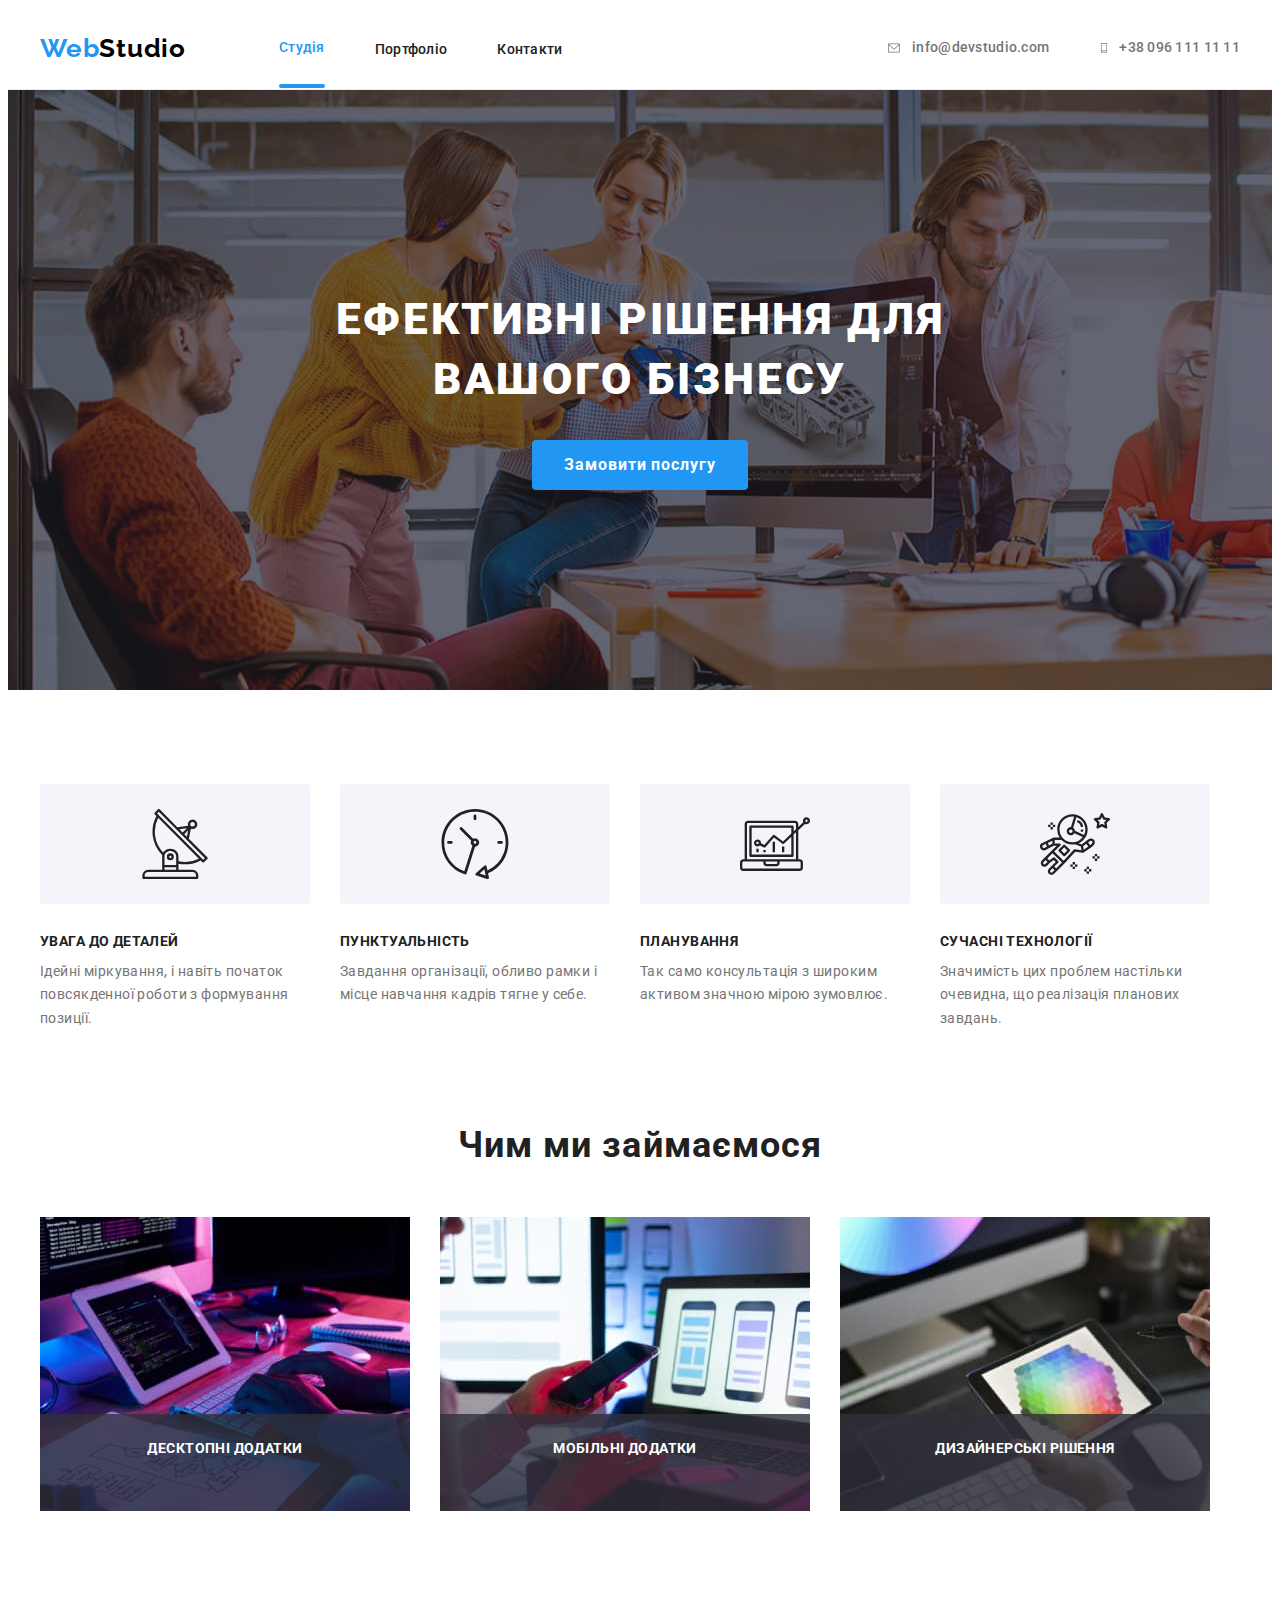
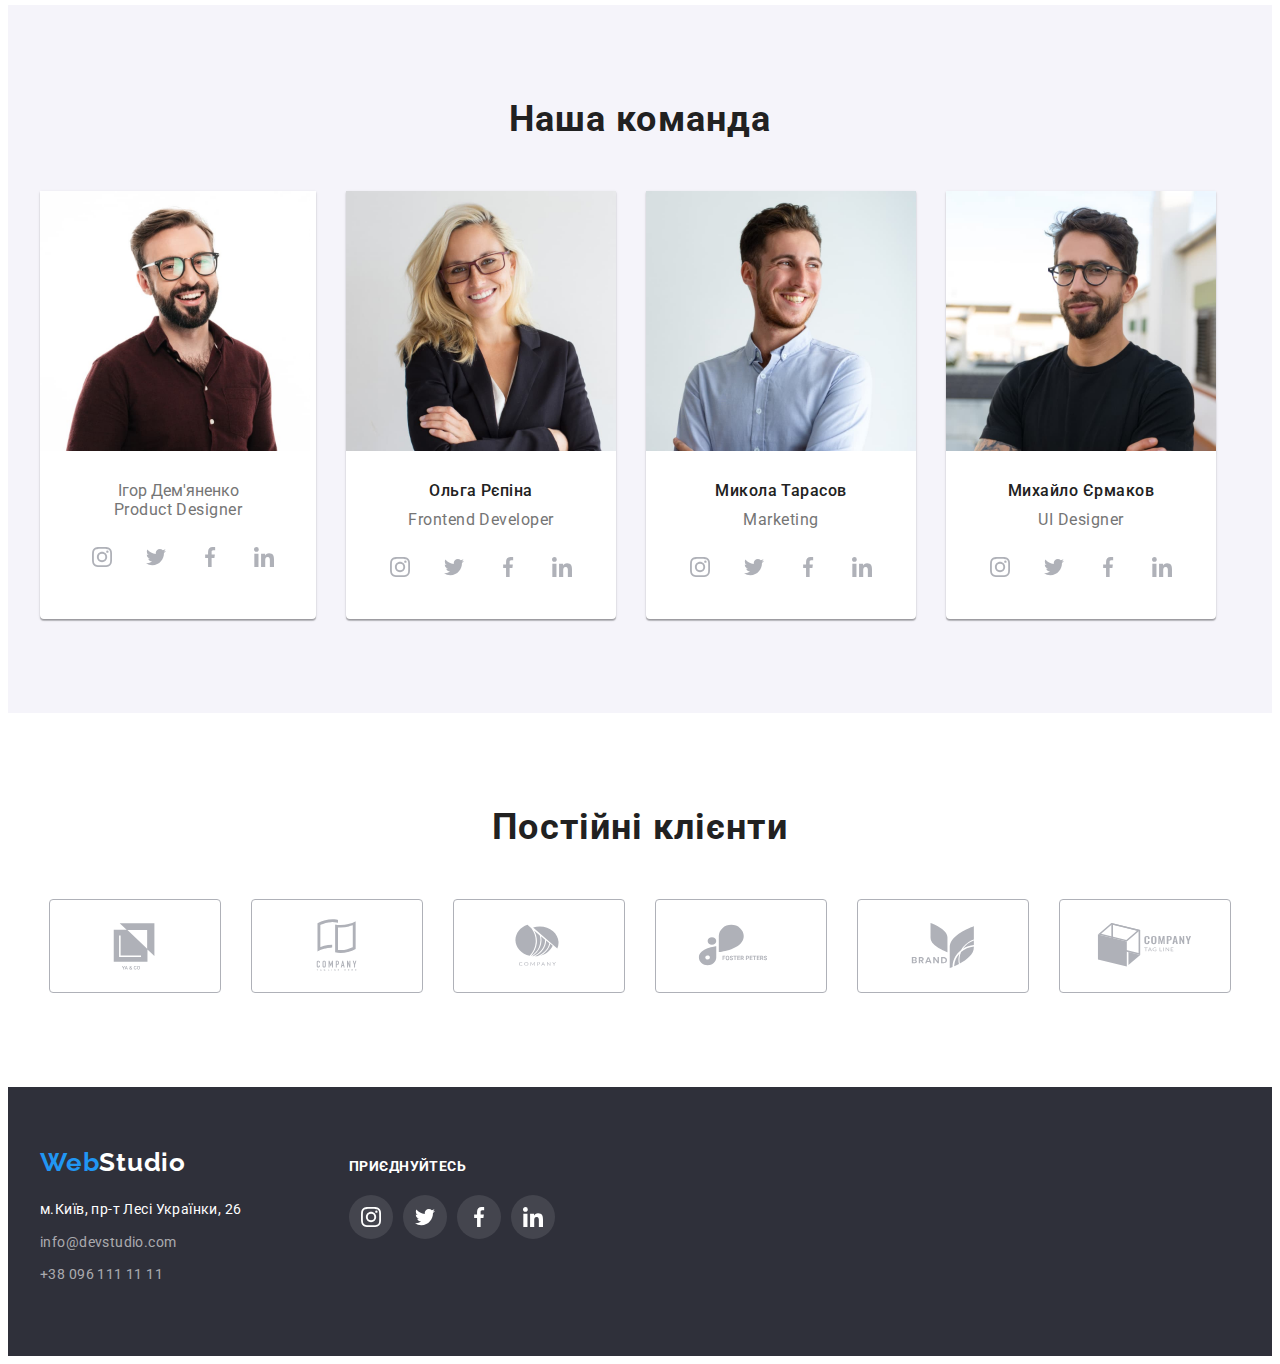
<file: index.html>
<!DOCTYPE html>
<html lang="uk">
  <head>
    <meta charset="UTF-8" />
    <meta http-equiv="X-UA-Compatible" content="IE=edge" />
    <meta name="viewport" content="width=device-width, initial-scale=1.0" />
    <title>Document</title>
    <link
      href="https://fonts.googleapis.com/css2?family=Raleway:wght@700&family=Roboto:wght@400;500;700;900&display=swap"
      rel="stylesheet"
    />
    <link
      rel="stylesheet"
      href="https://cdnjs.cloudflare.com/ajax/libs/modern-normalize/1.1.0/modern-normalize.min.css"
      integrity="sha512-wpPYUAdjBVSE4KJnH1VR1HeZfpl1ub8YT/NKx4PuQ5NmX2tKuGu6U/JRp5y+Y8XG2tV+wKQpNHVUX03MfMFn9Q=="
      crossorigin="anonymous"
      referrerpolicy="no-referrer"
    />
    <link rel="stylesheet" href="./css/styles.css" />
  </head>
  <body>

    <!--HEADER -->
    <header class="page-header">
      <div class="container header-container-new">
        <nav class="header-container">
          <a href="" class="link web">Web<span class="logo-studio">Studio</span></a>
         <!-- Site nav -->
         <ul class="nav list">
            <li class="item">
              <a href="" class="link current">Студія</a></li>
            <li class="item">
              <a href="./portfolio.html" class="link site-nav">Портфоліо</a></li>
            <li class="item">
              <a href="" class="link site-nav">Контакти</a></li>
         </ul>
        </nav>


      <div class="contact">

          <!-- Contact -->
         <ul class="menu-contacts list">
            <li class="item"><a href="mailto:info@devstudio.com" class="link contact">
      <svg class="contact-icon" width="16" height="12">
        <use href="./images/icons.svg#icon-envelope"></use>
      </svg>
      info@devstudio.com</a>
            </li>
            <li class="item"><a href="tel:+380961111111" class="link contact">
              <svg class="contact-icon" width="10" height="16">
        <use href="./images/icons.svg#icon-smartphone"></use>
      </svg>
              +38 096 111 11 11</a>
            </li>
          </ul>
      </div>
    </header>
    <main>

      <!--HERO-->
      <section class="hero">
        <div class="container">
          <div class="hero-content">
            <h1 class="hero-title">Ефективні рішення для <br />вашого бізнесу</h1>
      
            <button type="button" class="button primary" data-modal-open>Замовити послугу</button>
          </div>
        </div>
      </section>



      <!--SECTION-->
      <section class="section">
        <div class="container">
          <h2 class="section-title visually-hidden ">Наші переваги</h2>
          <ul class="list section-photo">
            <li class="item-section">
              <div class="item-section-new">
              <svg class="section-icon" width="70px" height="70px">
                <use href="./images/icons.svg#icon-antenna-1"></use>
              </svg>
            </div>
              <h3 class="section-title">Увага до деталей</h3>
              <p class="text">
                Ідейні міркування, і навіть початок повсякденної роботи з формування позиції.
              </p>
            </li>
            <li class="item-section">
              <div class="item-section-new">
              <svg class="section-icon" width="70px" height="70px">
                <use href="./images/icons.svg#icon-clock-1"></use>
              </svg>
            </div>
              <h3 class="section-title">Пунктуальність</h3>
              <p class="text">
                Завдання організації, обливо рамки і місце навчання кадрів тягне у себе.
              </p>
            </li>
            <li class="item-section">
              <div class="item-section-new">
              <svg class="section-icon" width="70px" height="70px">
                <use href="./images/icons.svg#icon-diagram-1"></use>
              </svg>
            </div>
              <h3 class="section-title">Планування</h3>
              <p class="text">Так само консультація з широким активом значною мірою зумовлює.</p>
            </li>
            <li class="item-section">
              <div class="item-section-new">
              <svg class="section-icon" width="70px" height="70px">
                <use href="./images/icons.svg#icon-astronaut-1"></use>
              </svg>
            </div>
              <h3 class="section-title">Сучасні технології</h3>
              <p class="text">
                Значимість цих проблем настільки очевидна, що реалізація планових завдань.
              </p>
            </li>
          </ul>
        </div>
      </section>






      <!-- Work -->
      <section class="work">
        <div class="container">
          <div class="work-content">
            <h2 class="work-title">Чим ми займаємося</h2>
            <ul class="list work-photo">
              <li class="work-img">
                <div class="thumb">
                <img src="images/img_1.jpg" alt="клавіатура" width="370" />
                <h3 class="work-title-img">Десктопні додатки</h3>
              </div>
              </li>
              <li class="work-img">
                <img src="images/img_2.jpg" alt="телефон" width="370" />
                <h3 class="work-title-img">Мобільні додатки</h3>
              </li>
              <li class="work-img">
                <img src="images/img_3.jpg" alt="планшет" width="370" />
                <h3 class="work-title-img">Дизайнерські рішення</h3>
              </li>
            </ul>
          </div>
        </div>
      </section>




      <!-- Team -->
      <section class="team">
        <div class="container color">
          <h2 class="about-team">Наша команда</h2>
          <ul class="list team-list">
             <li class="item-team">
               <img src="images/img1_1.jpg" alt="Фото Ігор" width="270" />
               <div class="team-content">
                <a class="new-team"
                 <h3 class="team-title">Ігор Дем'яненко</h3>
                 <p lang="en" class="team-proffesion">Product Designer</p>
                       <ul class="team-soc-list list">
                         <li class="team-soc-item">
                           <a href="" class="team-soc-link link">
                              <svg class="team-soc-icon" width="20" height="20">
                                <use href="./images/icons.svg#icon-instagram-2"></use>
                              </svg>
                           </a>
                         </li>
                         <li class="team-soc-item">
                            <a href="" class="team-soc-link link">
                              <svg class="team-soc-icon" width="20" height="20">
                                <use href="./images/icons.svg#icon-twitter-1"></use>
                              </svg>
                           </a>
                         </li>
                         <li class="team-soc-item">
                            <a href="" class="team-soc-link link">
                              <svg class="team-soc-icon" width="20" height="20">
                                <use href="./images/icons.svg#icon-facebook-1"></use>
                              </svg>
                           </a>
                         </li>
                         <li class="team-soc-item">
                            <a href="" class="team-soc-link link">
                              <svg class="team-soc-icon" width="20" height="20">
                                <use href="./images/icons.svg#icon-linkedin-1"></use>
                              </svg>
                           </a>
                         </li>
                       </ul>
               </div>
             </li>
             <li class="item-team">
              <img src="images/img2_1.jpg" alt="Фото Ольга" width="270" />
              <div class="team-content">
                <h3 class="team-title">Ольга Рєпіна</h3>
                <p lang="en" class="team-proffesion">Frontend Developer</p>
                  <ul class="team-soc-list list">
                         <li class="team-soc-item">
                           <a href="" class="team-soc-link link">
                              <svg class="team-soc-icon" width="20" height="20">
                                <use href="./images/icons.svg#icon-instagram-2"></use>
                              </svg>
                           </a>
                         </li>
                         <li class="team-soc-item">
                            <a href="" class="team-soc-link link">
                              <svg class="team-soc-icon" width="20" height="20">
                                <use href="./images/icons.svg#icon-twitter-1"></use>
                              </svg>
                           </a>
                         </li>
                         <li class="team-soc-item">
                            <a href="" class="team-soc-link link">
                              <svg class="team-soc-icon" width="20" height="20">
                                <use href="./images/icons.svg#icon-facebook-1"></use>
                              </svg>
                           </a>
                         </li>
                         <li class="team-soc-item">
                            <a href="" class="team-soc-link link">
                              <svg class="team-soc-icon" width="20" height="20">
                                <use href="./images/icons.svg#icon-linkedin-1"></use>
                              </svg>
                           </a>
                         </li>
                       </ul>
              </div>
            </li>      
            <li class="item-team">
                 <img src="images/img3_1.jpg" alt="Фото Микола" width="270" />
                <div class="team-content">
                  <h3 class="team-title">Микола Тарасов</h3>
                  <p lang="en" class="team-proffesion">Marketing</p>
                    <ul class="team-soc-list list">
                         <li class="team-soc-item">
                           <a href="" class="team-soc-link link">
                              <svg class="team-soc-icon" width="20" height="20">
                                <use href="./images/icons.svg#icon-instagram-2"></use>
                              </svg>
                           </a>
                         </li>
                         <li class="team-soc-item">
                            <a href="" class="team-soc-link link">
                              <svg class="team-soc-icon" width="20" height="20">
                                <use href="./images/icons.svg#icon-twitter-1"></use>
                              </svg>
                           </a>
                         </li>
                         <li class="team-soc-item">
                            <a href="" class="team-soc-link link">
                              <svg class="team-soc-icon" width="20" height="20">
                                <use href="./images/icons.svg#icon-facebook-1"></use>
                              </svg>
                           </a>
                         </li>
                         <li class="team-soc-item">
                            <a href="" class="team-soc-link link">
                              <svg class="team-soc-icon" width="20" height="20">
                                <use href="./images/icons.svg#icon-linkedin-1"></use>
                              </svg>
                           </a>
                         </li>
                       </ul>
                  </div>
            </li>
            <li class="item-team">
                <img src="images/img4_1.jpg" alt="Фото Михайло" width="270" />
                <div class="team-content">
                <h3 class="team-title">Михайло Єрмаков</h3>
                <p lang="en" class="team-proffesion">UI Designer</p>
                <ul class="team-soc-list list">
                         <li class="team-soc-item">
                           <a href="" class="team-soc-link link">
                              <svg class="team-soc-icon" width="20" height="20">
                                <use href="./images/icons.svg#icon-instagram-2"></use>
                              </svg>
                           </a>
                         </li>
                         <li class="team-soc-item">
                            <a href="" class="team-soc-link link">
                              <svg class="team-soc-icon" width="20" height="20">
                                <use href="./images/icons.svg#icon-twitter-1"></use>
                              </svg>
                           </a>
                         </li>
                         <li class="team-soc-item">
                            <a href="" class="team-soc-link link">
                              <svg class="team-soc-icon" width="20" height="20">
                                <use href="./images/icons.svg#icon-facebook-1"></use>
                              </svg>
                           </a>
                         </li>
                         <li class="team-soc-item">
                            <a href="" class="team-soc-link link">
                              <svg class="team-soc-icon" width="20" height="20">
                                <use href="./images/icons.svg#icon-linkedin-1"></use>
                              </svg>
                           </a>
                         </li>
                       </ul>
          </ul>
        </div>
      </section>
    </main>

<!----------------- CLIENTS ---------------->
      <section class="clients">
        <div class="container">
            <h2 class="clients-title">Постійні клієнти</h2>
              <ul class="clients-list list">
              <li class="clients-item">                        
                <a href="" class="clients-link link">
                <svg class="clients-logo" width="170" height="92">
                  <use href="./images/icons.svg#icon-Logo-6-1"></use>
                </svg>
                </a>                
              </li>
              <li class="clients-item">                        
                <a href="" class="clients-link link">
                <svg class="clients-logo" width="170" height="92">
                  <use href="./images/icons.svg#icon-Logo-7-1"></use>
                </svg>
                </a>
              </li>
              <li class="clients-item">                          
                <a href="" class="clients-link link">
                <svg class="clients-logo" width="170" height="92">
                  <use href="./images/icons.svg#icon-Logo-8-1"></use>
                </svg>
                </a>
              </li>
              <li class="clients-item">                           
                <a href="" class="clients-link link">
                <svg class="clients-logo" width="170" height="92">
                  <use href="./images/icons.svg#icon-Logo-9-1"></use>
                </svg>
                </a>
              </li>
              <li class="clients-item">                         
                <a href="" class="clients-link link">
                <svg class="clients-logo" width="170" height="92">
                  <use href="./images/icons.svg#icon-Logo-10-1"></use>
                </svg>
                </a>
              </li>
              <li class="clients-item">                         
                <a href="" class="clients-link link">
                <svg class="clients-logo" width="170" height="92">
                  <use href="./images/icons.svg#icon-Logo-11-1"></use>
                </svg>
                </a>
              </li>
            </ul>
        </div>
      </section>


  <footer class="finish">
      <div class="container footer">
        <div class="logo-contact">
        <a href="" class="link web">Web<span class="logo-studio-footer">Studio</span></a>
      
        <address class="contacts-address">
          
          <ul class="list contacts-list">
            <li class="contacts-item">
              <a
                href="https://goo.gl/maps/cSazSaJ8c9VCCnmr8"
                target="_blank"
                rel="noopener noreferrer"
                class="link address-location"
                >м.Київ, пр-т Лесі Українки, 26
              </a>
            </li>
            <li class="contacts-item">
              <a href="mailto:info@devstudio.com" class="link address">info@devstudio.com</a>
            </li>
            <li class="contacts-item">
              <a href="tel:+380961111111" class="link address">+38 096 111 11 11</a>
            </li>
          </ul>
        </address>
      </div>
      <div class="soc">
        <p class="soc-title">Приєднуйтесь</p>   
        <ul class="finish-soc-list list">
                         <li class="finish-soc-item">
                           <a href="" class="finish-soc-link link">
                              <svg class="finish-soc-icon" width="20" height="20">
                                <use href="./images/icons.svg#icon-instagram-2"></use>
                              </svg>
                           </a>
                         </li> 
                         <li class="finish-soc-item">
                           <a href="" class="finish-soc-link link">
                              <svg class="finish-soc-icon" width="20" height="20">
                                <use href="./images/icons.svg#icon-twitter-1"></use>
                              </svg>
                           </a>
                         </li>
                          <li class="finish-soc-item">
                           <a href="" class="finish-soc-link link">
                              <svg class="finish-soc-icon" width="20" height="20">
                                <use href="./images/icons.svg#icon-facebook-1"></use>
                              </svg>
                           </a>
                         </li>
                          <li class="finish-soc-item">
                           <a href="" class="finish-soc-link link">
                              <svg class="finish-soc-icon" width="20" height="20">
                                <use href="./images/icons.svg#icon-linkedin-1"></use>
                              </svg>
                           </a>
                         </li>
        </ul>
      </div>
      <div>
      </div>
    </footer>
<div class="backdrop is is-hidden" data-modal>
<div class="modal">
  <button type="button" class="press" data-modal-close>
<svg class="modal-icon" width="18" height="18">
  <use href="./images/icons.svg#icon-close-black-18dp-2-1-1"></use>
</svg>

  </button>
</div>

</div>
 <script src="./js/modal.js"></script>
  </body>
</html>
</file>
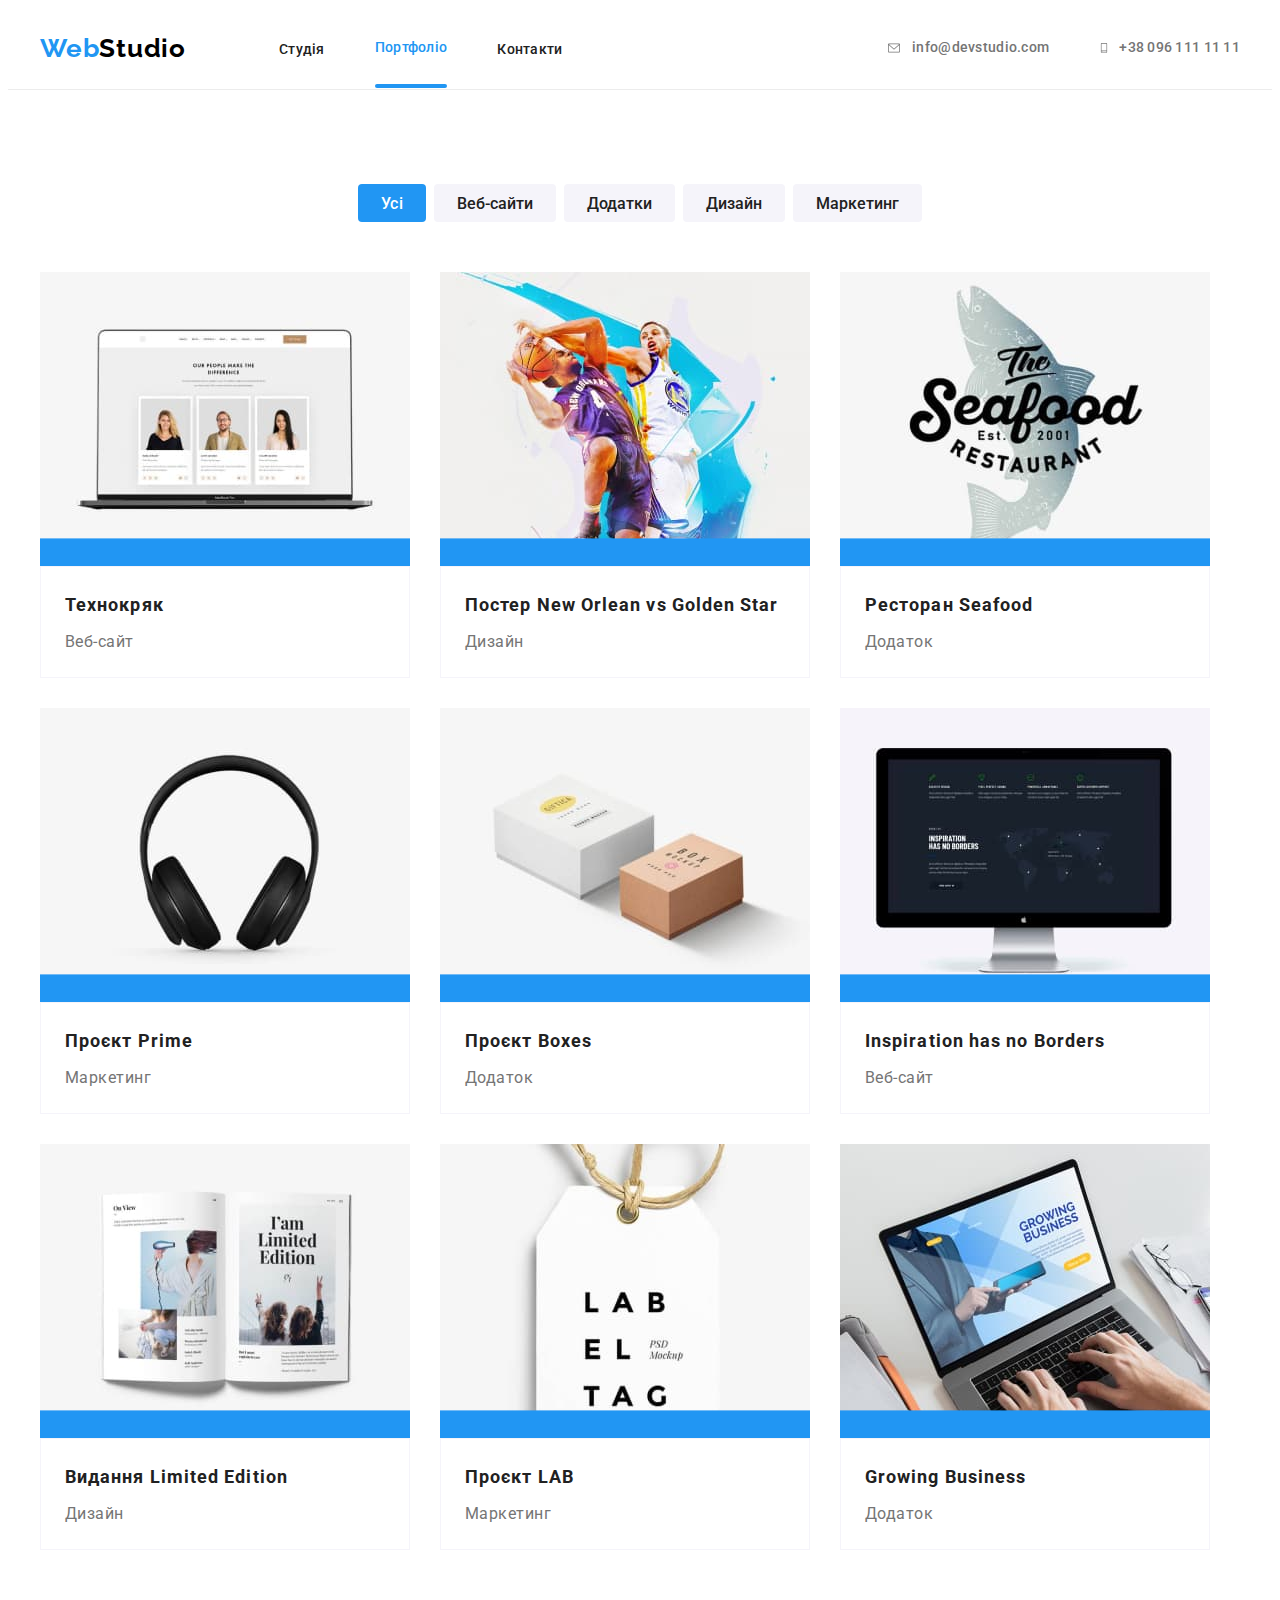
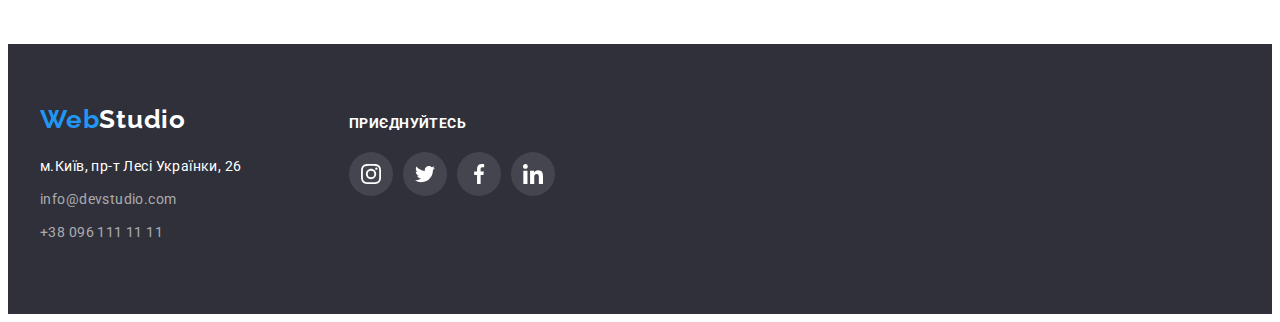
<file: portfolio.html>
<!DOCTYPE html>
<html lang="uk">
  <head>
    <meta charset="UTF-8" />
    <meta http-equiv="X-UA-Compatible" content="IE=edge" />
    <meta name="viewport" content="width=device-width, initial-scale=1.0" />
    <title>Document</title>
    <link
      href="https://fonts.googleapis.com/css2?family=Raleway:wght@700&family=Roboto:wght@400;500;700;900&display=swap"
      rel="stylesheet"
    />
    <link
      rel="stylesheet"
      href="https://cdnjs.cloudflare.com/ajax/libs/modern-normalize/1.1.0/modern-normalize.min.css"
      integrity="sha512-wpPYUAdjBVSE4KJnH1VR1HeZfpl1ub8YT/NKx4PuQ5NmX2tKuGu6U/JRp5y+Y8XG2tV+wKQpNHVUX03MfMFn9Q=="
      crossorigin="anonymous"
      referrerpolicy="no-referrer"
    />
    <link rel="stylesheet" href="./css/styles.css" />
  </head>
  <body>

    <!--HEADER -->

   <header class="page-header">
      <div class="container header-container-new">
        <nav class="header-container" >
          <a href="" class="link web">Web<span class="logo-studio">Studio</span></a>
         <!-- Site nav -->
         <ul class="nav list">
          <li class="item"><a href="./index.html" class="link site-nav">Студія</a></li>
          <li class="item"><a href="./portfolio.html" class="link current">Портфоліо</a></li>
          <li class="item"><a href="" class="link site-nav">Контакти</a></li>
       </ul>
        </nav>
      <div class="contact">

          <!-- Contact -->
         <ul class="menu-contacts list">
            <li class="item"><a href="mailto:info@devstudio.com" class="link contact">
      <svg class="contact-icon" width="16" height="12">
        <use href="./images/icons.svg#icon-envelope"></use>
      </svg>
      info@devstudio.com</a>
            </li>
            <li class="item"><a href="tel:+380961111111" class="link contact">
              <svg class="contact-icon" width="10" height="16">
        <use href="./images/icons.svg#icon-smartphone"></use>
      </svg>
              +38 096 111 11 11</a>
            </li>
          </ul>
      </div>
    </header>

    <main>

      <section class="portfolio">
        <div class="container">
        <h1 class="visually-hidden">Наше портфоліо</h1>
        <ul class="list filter-list">
          <li class="item-button"><button type="button" class="filter">Усі</button></li>
          <li class="item-button"><button type="button" class="simple">Веб-сайти</button></li>
          <li class="item-button"><button type="button" class="simple">Додатки</button></li>
          <li class="item-button"><button type="button" class="simple">Дизайн</button></li>
          <li class="item-button"><button type="button" class="simple">Маркетинг</button></li>
        </ul>
        <ul class="list portfolio-list">
          <li class="elements">
            <a href="" class="portfolio-item link">
            <div class="portfolio-top-wrap">
            <img src="images/img_techno.jpg" alt="технокряк" width="370" />
           <p class="portfolio-top-text">Ресурс пропонує комплексні пропозиції з різним рівнем функціоналу та сервісів. Все це дозволить відвідувачу отримати вичерпні відомості про компанію чи приватну особу.</p>         
          </div>
           <div class="total-portfolio">
              <h2 class="name-portfolio">Технокряк</h2>
              <p class="text-portfolio">Веб-сайт</p>
            </div>
          </a>
          </li>
          <li class="elements">
             <a href="" class="portfolio-item link">
            <div class="portfolio-top-wrap">  
            <img src="images/img_new_orlean.jpg" alt="постер" width="370" />
              <p class="portfolio-top-text">Ресурс пропонує комплексні пропозиції з різним рівнем функціоналу та сервісів. Все це дозволить відвідувачу отримати вичерпні відомості про компанію чи приватну особу.</p>
            </div>
              <div class="total-portfolio">    
                <h2 class="name-portfolio">Постер<span lang="en"> New Orlean vs Golden Star </span></h2>
                <p class="text-portfolio">Дизайн</p>
            </div>
             </a>
          </li>
          <li class="elements">
             <a href="" class="portfolio-item link">
            <div class="portfolio-top-wrap">
            <img src="images/img_seafood.jpg" alt="ресторан" width="370" />
            <p class="portfolio-top-text">Ресурс пропонує комплексні пропозиції з різним рівнем функціоналу та сервісів. Все це дозволить відвідувачу отримати вичерпні відомості про компанію чи приватну особу.</p>
            </div>
            <div class="total-portfolio">
              <h2 class="name-portfolio">Ресторан<span lang="en"> Seafood</span></h2>
              <p class="text-portfolio">Додаток</p>
              </div>
             </a>
          </li>
          <li class="elements">
             <a href="" class="portfolio-item link">
             <div class="portfolio-top-wrap">
            <img src="images/img_prime.jpg" alt="prime" width="370" />
            <p class="portfolio-top-text">Ресурс пропонує комплексні пропозиції з різним рівнем функціоналу та сервісів. Все це дозволить відвідувачу отримати вичерпні відомості про компанію чи приватну особу.</p>
            </div>
            <div class="total-portfolio">
              <h2 class="name-portfolio">Проєкт <span lang="en"> Prime</span></h2>
              <p class="text-portfolio">Маркетинг</p>
            </div>
            </a>
          </li>
          <li class="elements">
             <a href="" class="portfolio-item link">
             <div class="portfolio-top-wrap">
              <img src="images/img_boxes.jpg" alt="boxes" width="370" />
              <p class="portfolio-top-text">Ресурс пропонує комплексні пропозиції з різним рівнем функціоналу та сервісів. Все це дозволить відвідувачу отримати вичерпні відомості про компанію чи приватну особу.</p>
            </div>
              <div class="total-portfolio">
                <h2 class="name-portfolio">Проєкт <span lang="en">Boxes</span></h2>
                <p class="text-portfolio">Додаток</p>
              </div>
             </a>
          </li>
          <li class="elements">
             <a href="" class="portfolio-item link">
             <div class="portfolio-top-wrap">
            <img src="images/img_inspiration.jpg" alt="inspiration" width="370" />
            <p class="portfolio-top-text">Ресурс пропонує комплексні пропозиції з різним рівнем функціоналу та сервісів. Все це дозволить відвідувачу отримати вичерпні відомості про компанію чи приватну особу.</p>
            </div>
            <div class="total-portfolio">
              <h2 lang="en" class="name-portfolio">Inspiration has no Borders</h2>
              <p class="text-portfolio">Веб-сайт</p>
            </div>
             </a>
          </li>
          <li class="elements">
             <a href="" class="portfolio-item link">
             <div class="portfolio-top-wrap">
            <img src="images/img_limited_edition.jpg" alt="edition" width="370" />
           <p class="portfolio-top-text">Ресурс пропонує комплексні пропозиції з різним рівнем функціоналу та сервісів. Все це дозволить відвідувачу отримати вичерпні відомості про компанію чи приватну особу.</p>
            </div>
            <div class="total-portfolio">
              <h2 class="name-portfolio">Видання <span lang="en">Limited Edition</span></h2>
              <p class="text-portfolio">Дизайн</p>
            </div>
             </a>
          </li>
          <li class="elements">
             <a href="" class="portfolio-item link">
             <div class="portfolio-top-wrap">
            <img src="images/img_lab.jpg" alt="lab" width="370" />
            <p class="portfolio-top-text">Ресурс пропонує комплексні пропозиції з різним рівнем функціоналу та сервісів. Все це дозволить відвідувачу отримати вичерпні відомості про компанію чи приватну особу.</p>
            </div>
            <div class="total-portfolio">
              <h2 class="name-portfolio">Проєкт<span lang="en"> LAB</span></h2>
              <p class="text-portfolio">Маркетинг</p>
            </div>
             </a>
          </li>
          <li class="elements">
             <a href="" class="portfolio-item link">
             <div class="portfolio-top-wrap">
            <img src="images/img_growing_business.jpg" alt="growing business" width="370" />
            <p class="portfolio-top-text">Ресурс пропонує комплексні пропозиції з різним рівнем функціоналу та сервісів. Все це дозволить відвідувачу отримати вичерпні відомості про компанію чи приватну особу.</p>
            </div>
            <div class="total-portfolio">
            <h2 lang="en" class="name-portfolio">Growing Business</h2>
            <p class="text-portfolio">Додаток</p>
            </div>
             </a>
          </li>
        </ul>
        </div>
      </section>
    </main>


   <footer class="finish">
      <div class="container footer">
        <div class="logo-contact">
        <a href="" class="link web">Web<span class="logo-studio-footer">Studio</span></a>
      
        <address class="contacts-address">
          
          <ul class="list contacts-list">
            <li class="contacts-item">
              <a
                href="https://goo.gl/maps/cSazSaJ8c9VCCnmr8"
                target="_blank"
                rel="noopener noreferrer"
                class="link address-location"
                >м.Київ, пр-т Лесі Українки, 26
              </a>
            </li>
            <li class="contacts-item">
              <a href="mailto:info@devstudio.com" class="link address">info@devstudio.com</a>
            </li>
            <li class="contacts-item">
              <a href="tel:+380961111111" class="link address">+38 096 111 11 11</a>
            </li>
          </ul>
        </address>
      </div>
      <div class="soc">
        <p class="soc-title">Приєднуйтесь</p>   
        <ul class="finish-soc-list list">
                         <li class="finish-soc-item">
                           <a href="" class="finish-soc-link link">
                              <svg class="finish-soc-icon" width="20" height="20">
                                <use href="./images/icons.svg#icon-instagram-2"></use>
                              </svg>
                           </a>
                         </li> 
                         <li class="finish-soc-item">
                           <a href="" class="finish-soc-link link">
                              <svg class="finish-soc-icon" width="20" height="20">
                                <use href="./images/icons.svg#icon-twitter-1"></use>
                              </svg>
                           </a>
                         </li>
                          <li class="finish-soc-item">
                           <a href="" class="finish-soc-link link">
                              <svg class="finish-soc-icon" width="20" height="20">
                                <use href="./images/icons.svg#icon-facebook-1"></use>
                              </svg>
                           </a>
                         </li>
                          <li class="finish-soc-item">
                           <a href="" class="finish-soc-link link">
                              <svg class="finish-soc-icon" width="20" height="20">
                                <use href="./images/icons.svg#icon-linkedin-1"></use>
                              </svg>
                           </a>
                         </li>
        </ul>
      </div>
      <div>
      </div>
    </footer>
  </body>
</html>
</file>
<file: css/styles.css>
:root {
--primary-text-color: #757575;
--title-text-color: #212121;
--accent-color: #2196F3;
--white-color: #FFFFFF;
--black-color: #000;
--background-color-hero: #2F303A;
--background-color-grey: #F5F4FA;
--background-color-finish: #2F303A;
--color-address: rgba(255, 255, 255, 0.6);
}


body {
    background-color: var(--white-color);
    color: var(--primary-text-color);
    font-family: 'Roboto', sans-serif;
}
p, h1, h2, h3, h4, h5, h6 {
    margin: 0;
}
ul, ol {
    margin: 0;
    padding-left: 0;
    list-style: none;
}
button {
    cursor: pointer;
    font-family: inherit;
}
address {
    font-style: normal;
}
img {
    display: block;
}
a {
    text-decoration: none;
}


.container {
  width: 100%;
  max-width: 1200px;
  padding-left: 15px;
  padding-right: 15px;
  margin: 0 auto;
  
}
.link:hover,
.link:focus {
    color: var(--accent-color);
}
/* ------------------HEADER ---------------------------> */
.page-header {
    padding-top: 25px;
    padding-bottom: 25px;
    border-bottom: 1px solid #ECECEC;
}
.header-container {
    display: flex;
    align-items: center;
    justify-content: center;
}

/* Logo */
.link.web {
   margin-right: 93px;

}
.item + .item {
    margin-left: 50px;
}

.web {
    color: var(--accent-color);
    font-family: Raleway, sans-serif;
    font-weight: 700;
    font-size: 26px;
    line-height: 1.19;
    letter-spacing: 0.03em;
    text-decoration: none;

    transition: background-color 250ms cubic-bezier(0.4, 0, 0.2, 1);
}
.web:hover,
.web:focus {
    color: var(--accent-color);
}


.logo-studio {
    color: var(--black-color);
    font-family: Raleway, sans-serif;
    font-weight: 700;
    font-size: 26px;
    line-height: 1.19;
    letter-spacing: 0.03em;
    text-decoration: none;
}



/* ------------------SITE-NAV ---------------------------> */
.site-nav {
    color: var(--title-text-color);
    font-weight: 500;
    font-size: 14px;
    line-height: 1.14;
    letter-spacing: 0.02em;
    text-decoration: none;

    transition: color 250ms cubic-bezier(0.4, 0, 0.2, 1);
}
.header-container-new {
    display: flex;
    align-items: center;
}
.site-nav:hover,
.site-nav:focus  {
    color: var(--accent-color);
}
.current:hover,
.current:focus {
    color: var(--accent-color);
}
.item {
    position: relative; }
.nav.list {
    display: flex;
    align-items: center;
}
.current {
    display: flex;
    color: var(--accent-color);
    font-weight: 500;
    font-size: 14px;
    line-height: 1.14;
    letter-spacing: 0.02em;
    text-decoration: none;

    
    transition: color 250ms cubic-bezier(0.4, 0, 0.2, 1);
    
}
.current::after {
    content: "";
    position: absolute;
    width: 100%;
    height: 4px;
    background: #2196F3;
    border-radius: 2px;
    bottom: -32px;         
}


/* ------------------CONTACT ---------------------------> */
.contact {
    color: var(--primary-text-color);
    font-weight: 500;
    font-size: 14px;
    line-height: 1.14;
    letter-spacing: 0.02em;
    text-decoration: none;
    margin-left: auto;

}
  .menu-contacts.list {
    display: flex;
} 


.contact {
    display: flex;
    align-items: center;

    transition: color 250ms cubic-bezier(0.4, 0, 0.2, 1);
}

.contact:hover,
.contact:focus {
    color: var(--accent-color);
    
}
.contact-icon {
    margin-right: 10px;
    fill: currentColor;
}

 




/* ------------------HERO ---------------------------> */
.hero-content {
    text-align: center;
    flex-grow: 1;
    
}
.hero-title {
    color: var(--white-color);

    font-style: normal;
    font-weight: 900;
    font-size: 44px;
    line-height: 1.36;
    text-align: center;
    letter-spacing: 0.06em;
    text-transform: uppercase;
}

.hero {
    background-color: var(--background-color-hero);
    background-image: linear-gradient(rgba(47, 48, 58, 0.4), rgba(47, 48, 58, 0.4)), url(../images/hero_background.jpg);
    max-width: 1600px;
    margin: 0 auto;
    padding-bottom: 200px;
    padding-top: 200px;


}


/* Button */
.button {
    display: inline-block;
    border: 1px solid transparent;
    min-width: 216px;
    

    color: var(--white-color);
    background-color: var(--accent-color);

}

.button.primary {
    height: 50px;
    font-weight: 700;
    font-size: 16px;
    line-height: 1.88;
    align-items: center;
    text-align: center;
    letter-spacing: 0.06em;


    color: var(--white-color);
    background-color: var(--accent-color);

    border-radius: 4px;
    border: none;
    padding: 10px 32px;
    margin-top: 30px;

    transition: color 250ms cubic-bezier(0.4, 0, 0.2, 1),
    background-color 250ms cubic-bezier(0.4, 0, 0.2, 1);  
}
.button.primary:hover,
.button.primary:focus {
    box-shadow: 0px 4px 4px rgba(0, 0, 0, 0.15);
    background-color: #188CE8;
}



/* ------------------SECTION ---------------------------> */
.section {
    padding: 94px 0px;
}
.section-photo {
    display: flex;
}
.section-title {
    margin-bottom: 10px;
    color: var(--title-text-color);
    font-weight: 700;
    font-size: 14px;
    line-height: 1.14;
    letter-spacing: 0.03em;
    text-transform: uppercase;
}
.section-photo { 
gap: 30px;
 } 
.item-section {
    width: 270px;
}
.text {
    font-weight: 400;
    font-size: 14px;
    line-height: 1.71;
    letter-spacing: 0.03em;
}
.item-section-new {
    min-width: 270px;
    height: 120px;
    background-color: #F5F4FA;
    border-radius: 4px;
    margin-bottom: 30px;
    justify-content: center;
    align-items: center;
    display: flex;

}
.section-icon {
    fill: #212121;
    width: 70px;
    height: 70px;
}

/* ------------------WORK ---------------------------> */
.work {
    padding-bottom: 94px;
}
.work-photo {
    display: flex;
    gap: 30px;
}

.work-img {
flex-basis: calc((100%-60px)/3);
position: relative;
}

.work-title {
    margin-bottom: 50px;
    color: var(--title-text-color);
    font-weight: 700;
    font-size: 36px;
    line-height: 1.16;
    text-align: center;
    letter-spacing: 0.03em;
    text-align: center;
    
}
.work-title-img {
    position: absolute;
    bottom: 0;
    font-weight: 700;
    font-size: 14px;
    line-height: 1.14;
    text-align: center;
    letter-spacing: 0.03em;
    text-transform: uppercase;
    color: var(--white-color);
    background: rgba(47, 48, 58, 0.8);
    width: 100%;
    height: 70px;
    padding-top: 27px;
}

/*
color: var(--white-color)
*/




/* ------------------TEAM ---------------------------> */

.team-content {
    
    padding: 30px 30px;
    text-align: center;
}

.team-list {
    display: flex;
    gap: 30px;
}
.item-team {
    width: calc((100%-30px)/4);
    gap: 30px;
    background-color: var(--white-color);
}




.team {
    padding: 94px 0px;
    background-color: var(--background-color-grey);
}

.about-team {
    color: var(--title-text-color);
    margin-bottom: 50px;


    font-weight: 700;
    font-size: 36px;
    line-height: 1.16;
    text-align: center;
    letter-spacing: 0.03em;
    text-align: center;
}

.team-title {
    padding-bottom: 10px;
    color: var(--title-text-color);
    font-weight: 500;
    font-size: 16px;
    line-height: 1.19;
    letter-spacing: 0.03em;
}

.team-proffesion {
    color: var(--primary-text-color);
    font-weight: 400;
    font-size: 16px;
    line-height: 1.19;
    letter-spacing: 0.03em;
    margin-bottom: 16px;
}

.team-soc-list {
    display: flex;
    justify-content: center;
    gap: 10px;
}

.team-soc-item {
    height: 44px;
    width: 44px;
    fill: currentColor;
}

.team-soc-link {
    width: 100%;
    height: 100%;
    border-radius: 50%;
    display: flex;
    justify-content: center;
    align-items: center;
    color: #AFB1B8;
    background-color: var(--white-color);

    transition: color 250ms cubic-bezier(0.4, 0, 0.2, 1), background-color 250ms cubic-bezier(0.4, 0, 0.2, 1);

}
 
.team-soc-icon {
    fill: currentColor;
}
.team-soc-link:hover,
.team-soc-link:focus {
    background-color: var(--accent-color);
    color: var(--white-color);
}

.team-soc-link:hover .team-soc-icon, 
.team-soc-link:focus .team-soc-icon {
    fill: var(--white-color);  
}



.item-team {
background: #FFFFFF;
box-shadow: 0px 1px 3px rgba(0, 0, 0, 0.12),
0px 1px 1px rgba(0, 0, 0, 0.14),
0px 2px 1px rgba(0, 0, 0, 0.2);
border-radius: 0px 0px 4px 4px;


}


/* ------------------CLIENTS ---------------------------> */

.clients {
    padding: 94px 0;
}
.clients-title {
    margin-bottom: 50px;
    color: var(--title-text-color);
    font-weight: 700;
    font-size: 36px;
    line-height: 1.16;
    text-align: center;
    letter-spacing: 0.03em;
    text-align: center;
}
 .clients-list { 
    display: flex;
    justify-content: center;
    gap: 30px;
 }
 .clients-link { 
    height: 92px;
    width: 170px;
    border: 1px solid #AFB1B8;
    border-radius: 4px;
    display: flex;
    justify-content: center;
    align-items: center;
    color: #AFB1B8;
    background-color: var(--white-color);


    transition: color 250ms cubic-bezier(0.4, 0, 0.2, 1),
    border-color 250ms cubic-bezier(0.4, 0, 0.2, 1);
}


.new-list {
    display: flex;
}

.clients-logo {
    height: 60px;
    width: 106px;
    fill: currentColor;
    transition: fill 250ms cubic-bezier(0.4, 0, 0.2, 1);
}

.clients-link:hover ,
.clients-link:focus {
border-color: var(--accent-color);
color: var(--white-color);
}

.clients-link:hover .clients-logo,
.clients-link:focus .clients-logo {
    fill: var(--accent-color);
}

/* ------------------FOOTER ---------------------------> */
.finish {
    padding-top: 60px;
    padding-bottom: 60px;
    background-color: var(--background-color-finish);
}
.contacts-item {
    margin-bottom: 9px;
}
.contacts-address {
margin-top: 20px;
}
.soc-title {

    font-weight: 700;
    font-size: 14px;
    line-height: 1.14;
    letter-spacing: 0.03em;
    text-transform: uppercase;
}
.logo-studio-footer {
    color: var(--white-color);
    font-family: Raleway, sans-serif;
    font-weight: 700;
    font-size: 26px;
    line-height: 1.19;
    letter-spacing: 0.03em;
    text-decoration: none;
}
.address-location {
    color: var(--white-color);
    font-style: normal;
    font-size: 14px;
    line-height: 1.71;
    text-decoration: none;
    letter-spacing: 0.03em;
    
    transition: color 250ms cubic-bezier(0.4, 0, 0.2, 1);
}
.address-location:hover,
.address-location:focus {
color: var(--accent-color);
}
.address {
    color: var(--color-address);
    font-style: normal;
    font-size: 14px;
    line-height: 1.71;
    letter-spacing: 0.03em;
    text-decoration: none;

    transition: color 250ms cubic-bezier(0.4, 0, 0.2, 1);
    }
.address:hover,
.address:focus {
    color: var(--accent-color);
}

.container.footer {
    display: flex;
}
.soc-title {
    color: var(--white-color);
    font-weight: 700;
    font-size: 14px;
    line-height: 1.14;
    letter-spacing: 0.03em;
    text-transform: uppercase;
    margin-top: 12px; 
    margin-left: 70px; 
    margin-bottom: 20px;
}
.finish-soc-item {
    width: 44px;
    height: 44px;
    
}
.finish-soc-list {
    display: flex;
    gap: 10px;
    margin-left: 70px;
    
}
.finish-soc-link {
    width: 100%;
    height: 100%;
    border-radius: 50%;
    color: var(--white-color);
    background-color: rgba(255, 255, 255, 0.1);
    display: flex;
    justify-content: center;
    align-items: center;

    transition: color 250ms cubic-bezier(0.4, 0, 0.2, 1),
    background-color 250ms cubic-bezier(0.4, 0, 0.2, 1);
    }
.finish-soc-icon {
    fill: currentColor;
}
.finish-soc-link:hover,
.finish-soc-link:focus {
    background-color: var(--accent-color);
    color: var(--background-color-grey);
}


/* ------------------PORTFOLIO ---------------------------> */
.portfolio {
    padding: 94px 0px;
}
.name-portfolio {
    color: var(--title-text-color);
    font-weight: 700;
    font-size: 18px;
    line-height: 2;
    letter-spacing: 0.06em;
    margin-bottom: 4px;
    
}
.text-portfolio {
    color: var(--primary-text-color);
    font-size: 16px;
    line-height: 1.88;
    letter-spacing: 0.03em;
}


.filter-list {
    margin-bottom: 50px;
    display: flex;
    align-items: center;
    gap: 8px;
    justify-content: center;
}

.elements {
    width: 370px;
    position: relative;
}
.portfolio-top-wrap {
    position: relative;
    overflow: hidden;
}

.portfolio-top-text {
    position: absolute;
    top: 0;
    font-weight: 400px;
    font-size: 18px;
    line-height: 1.56;
    letter-spacing: 0.03em;
    color: var(--white-color);
    background-color: var(--accent-color) ;
    padding: 63px 24px;
    width: 100%;
    transform: translateY(100%);
    transition: transform 250ms cubic-bezier(0.4, 0, 0.2, 1);
}


/* .elements:hover .portfolio-top-text {
    transform: translateY(0);
    opacity: 1;
}
.elements:focus .portfolio-top-text {
    transform: translateY(0);
} */

.portfolio-item:hover .portfolio-top-text,
.portfolio-item:focus .portfolio-top-text
{
    transform: translateY(0);
    opacity: 1;
}


.portfolio-list {
    display: flex;
    flex-wrap: wrap;
    gap: 30px;
}
.total-portfolio {
    border: 1px solid var(--background-color-grey);
    padding: 20px 24px;
}

.filter {
    color: var(--white-color);
    background-color: var(--accent-color);
    height: 38px;
    font-weight: 500;
    font-size: 16px;
    line-height: 1.62;
    letter-spacing: 0.03em;
    text-align: center;
    border-radius: 4px;
    border: none;
    border: 1px solid transparent;
    padding: 6px 22px;
    text-align: center;

    transition: background-color 250ms cubic-bezier(0.4, 0, 0.2, 1), color 250ms cubic-bezier(0.4, 0, 0.2, 1);
    }



.simple:hover,
.simple:focus {
    background-color: var(--accent-color);
    color: var(--white-color);
    box-shadow: 0px 4px 4px rgba(0, 0, 0, 0.25);
    border-radius: 4px;
}
.filter:hover,
.filter:focus {
    background-color: var(--accent-color);
    color: var(--white-color);
    box-shadow: 0px 4px 4px rgba(0, 0, 0, 0.25);
    border-radius: 4px;
}


.simple {
    color: var(--title-text-color);
    background-color: var(--background-color-grey);
    height: 38px;
    font-weight: 500;
    font-size: 16px;
    line-height: 1.62;
    border-radius: 4px;
    border: none;
    border: 1px solid transparent;
    padding: 6px 22px;

    transition: background-color 250ms cubic-bezier(0.4, 0, 0.2, 1), color 250ms cubic-bezier(0.4, 0, 0.2, 1);
    }

.visually-hidden {
    position: absolute;
    width: 1px;
    height: 1px;
    margin: -1px;
    border: 0;
    padding: 0;

    white-space: nowrap;
    clip-path: inset(100%);
    clip: rect(0 0 0 0);
    overflow: hidden;
}

.elements:hover,
.elements:focus {
    box-shadow: 1px 4px 6px 0px rgba(0, 0, 0, 0.16), 0px 4px 4px 0px rgba(0, 0, 0, 0.06), 0px 1px 1px 0px rgba(0, 0, 0, 0.12);
}

.backdrop {
    position:fixed;
    top: 0;
    width: 100%;
    height: 100%;
    background-color:  rgba(0, 0, 0, 0.2);
    transition: opacity 250ms linear, visibility 250ms linear;
}
.modal {
    width: 528px;
    min-height: 581px;
    background-color: var(--white-color);
    border-radius: 4px;
    position: absolute;
    left: 50%;
    top: 50%;
    transition: transform 250ms linear;
    transform: translate(-50%, -50%) scale(1);
    
}
.backdrop.is-hidden .modal {
    transform: translate(-50%, -50%) scale(0);
}
.icon-close-black-18dp-2-1-1 {
    background: var(--white-color);
    }

.modal-icon {
    width: 18px;
    height: 18px;
}

.press {
    position: absolute;
    width: 30px;
    height: 30px;
    background: var(--white-color);
    border: 1px solid rgba(0, 0, 0, 0.1);
    border-radius: 50%;
    display: flex;
    align-items: center;
    justify-content: center;
    top: 8px;
    right: 8px;
}
.is-hidden {
    visibility: hidden;
    opacity: 0;
    pointer-events: 0;
}
</file>
